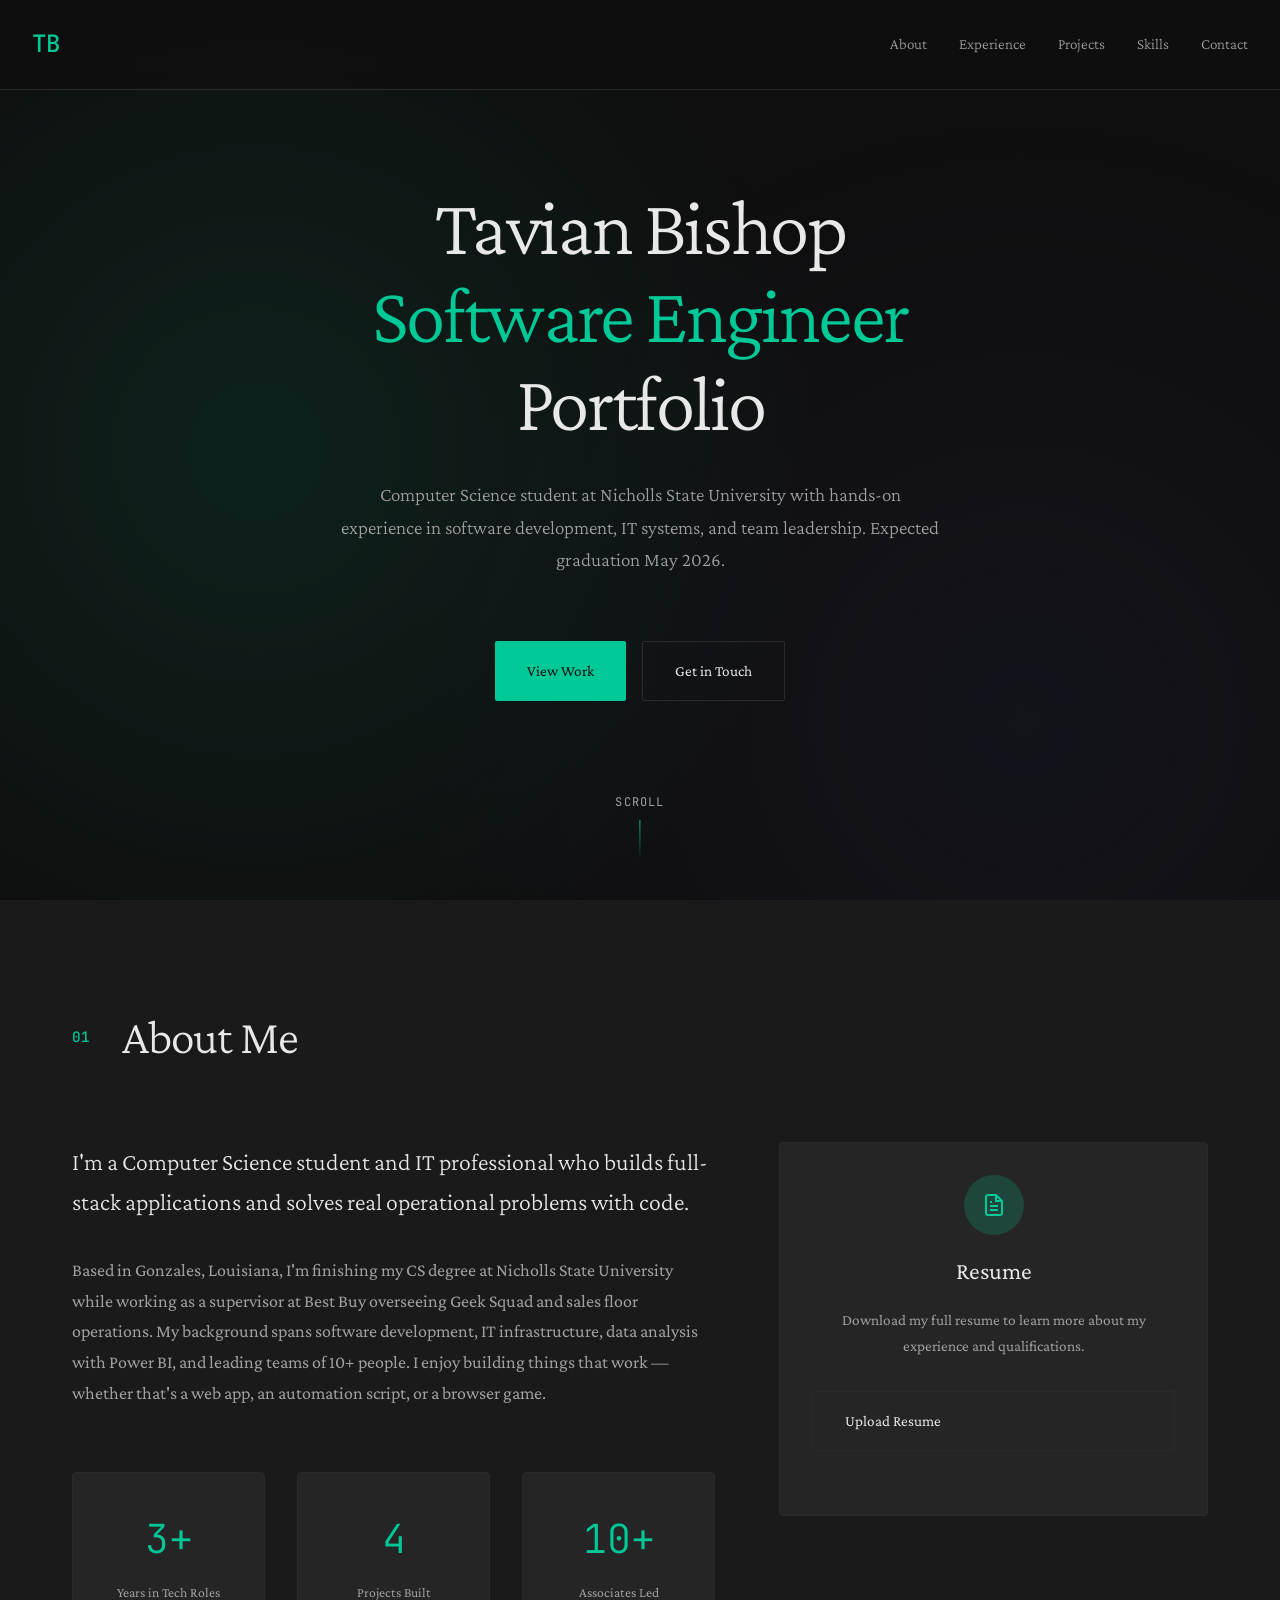
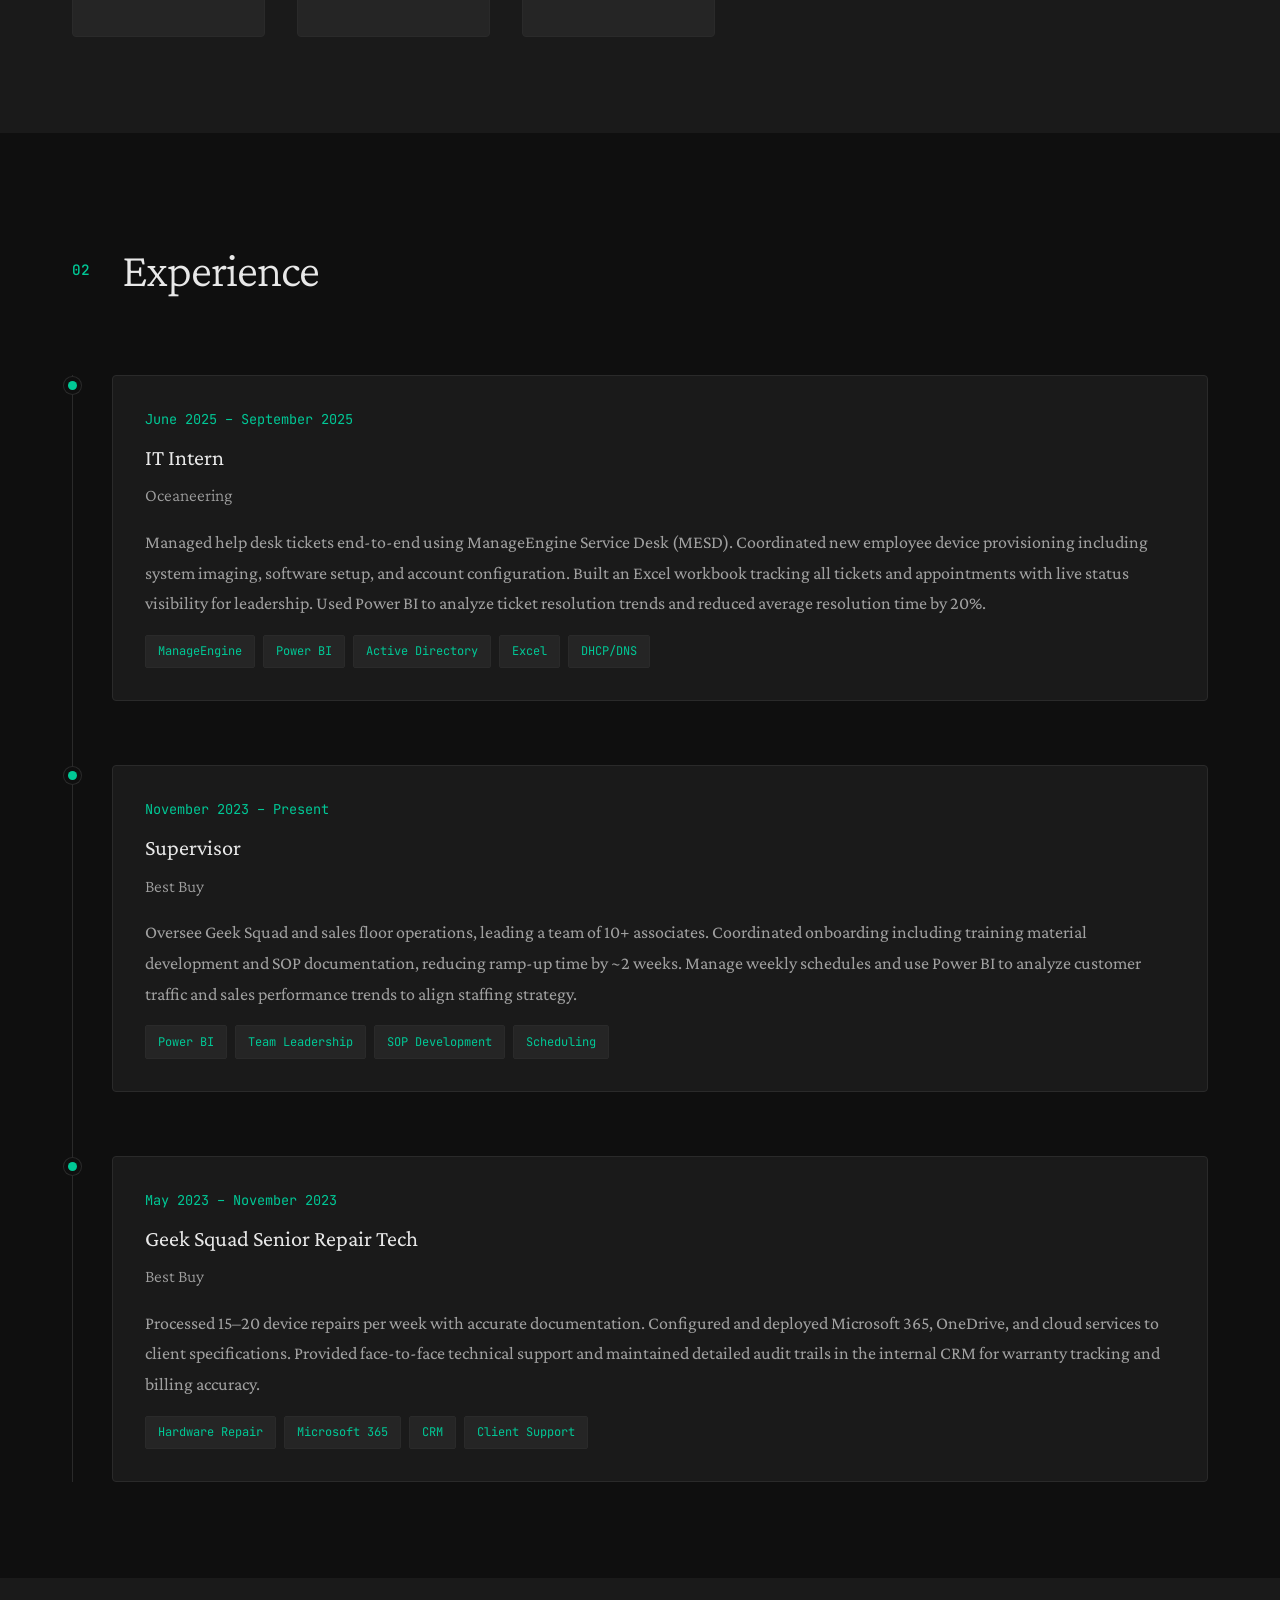
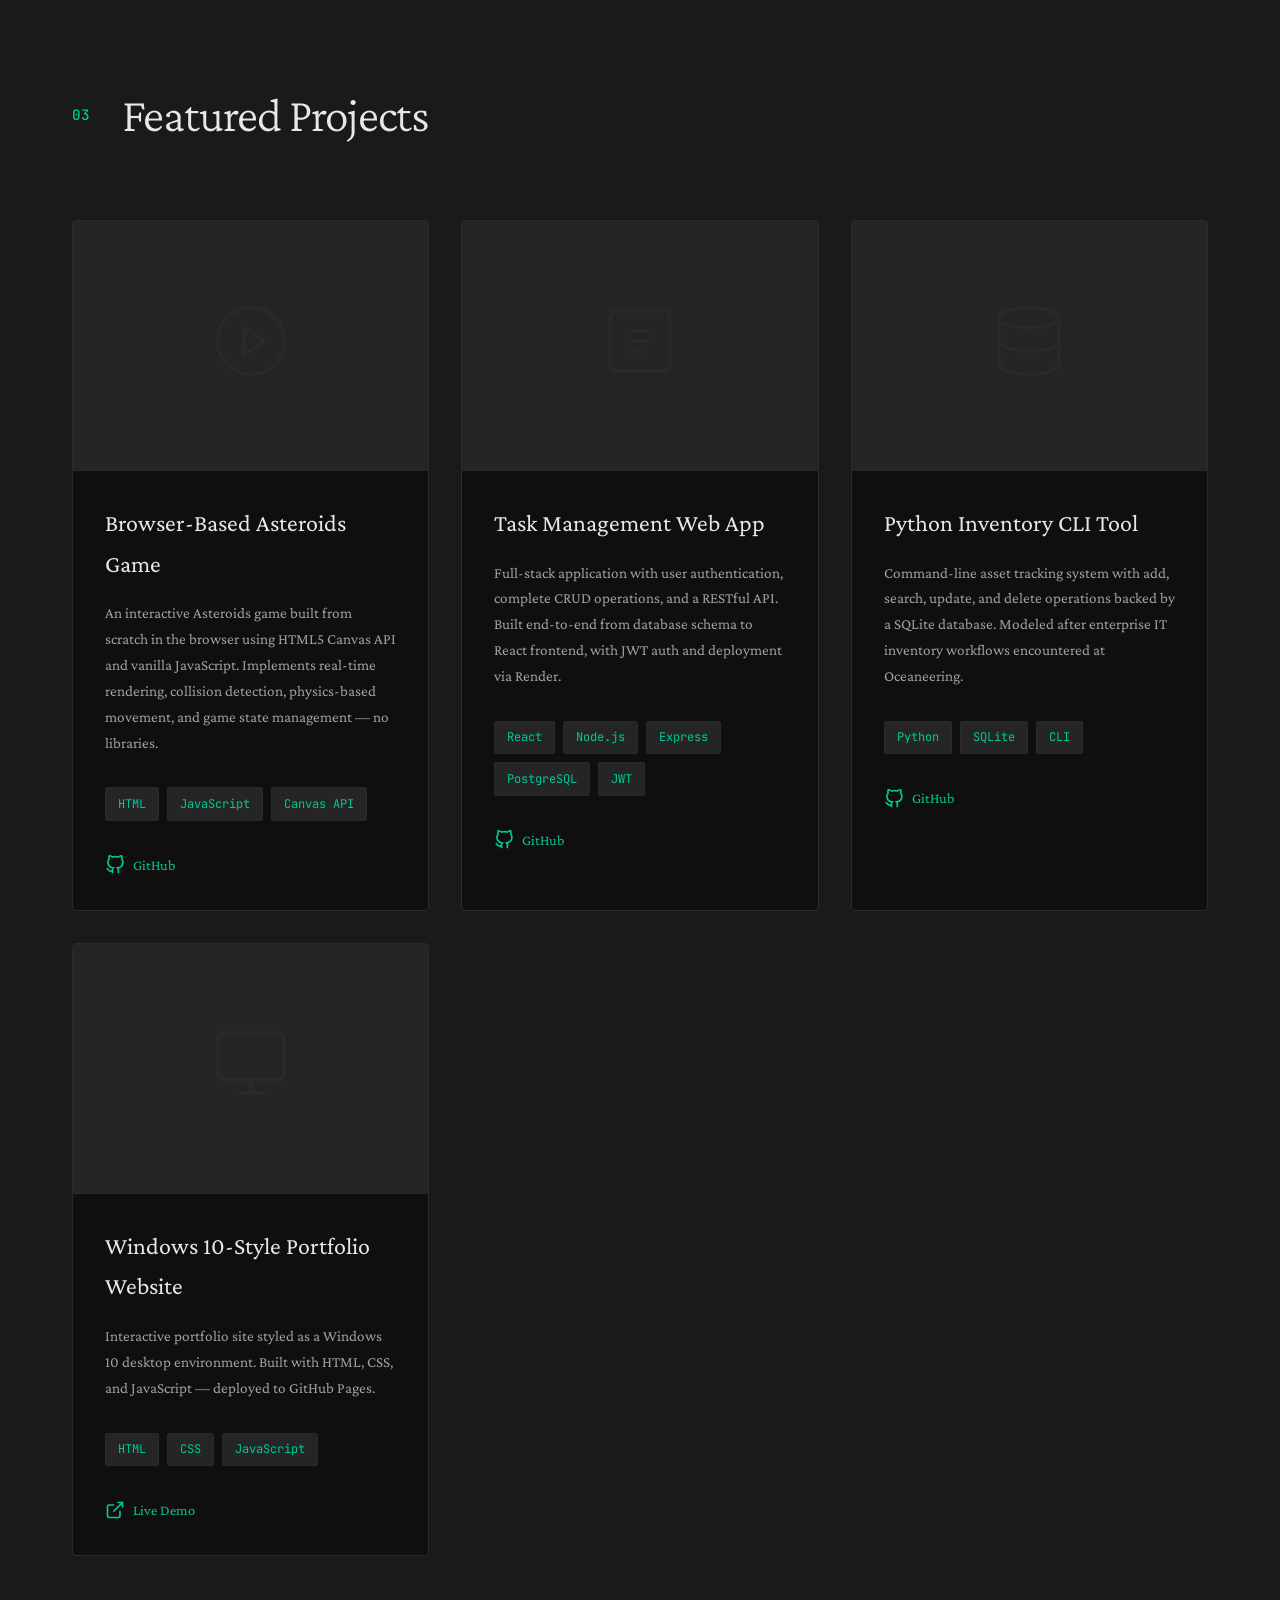
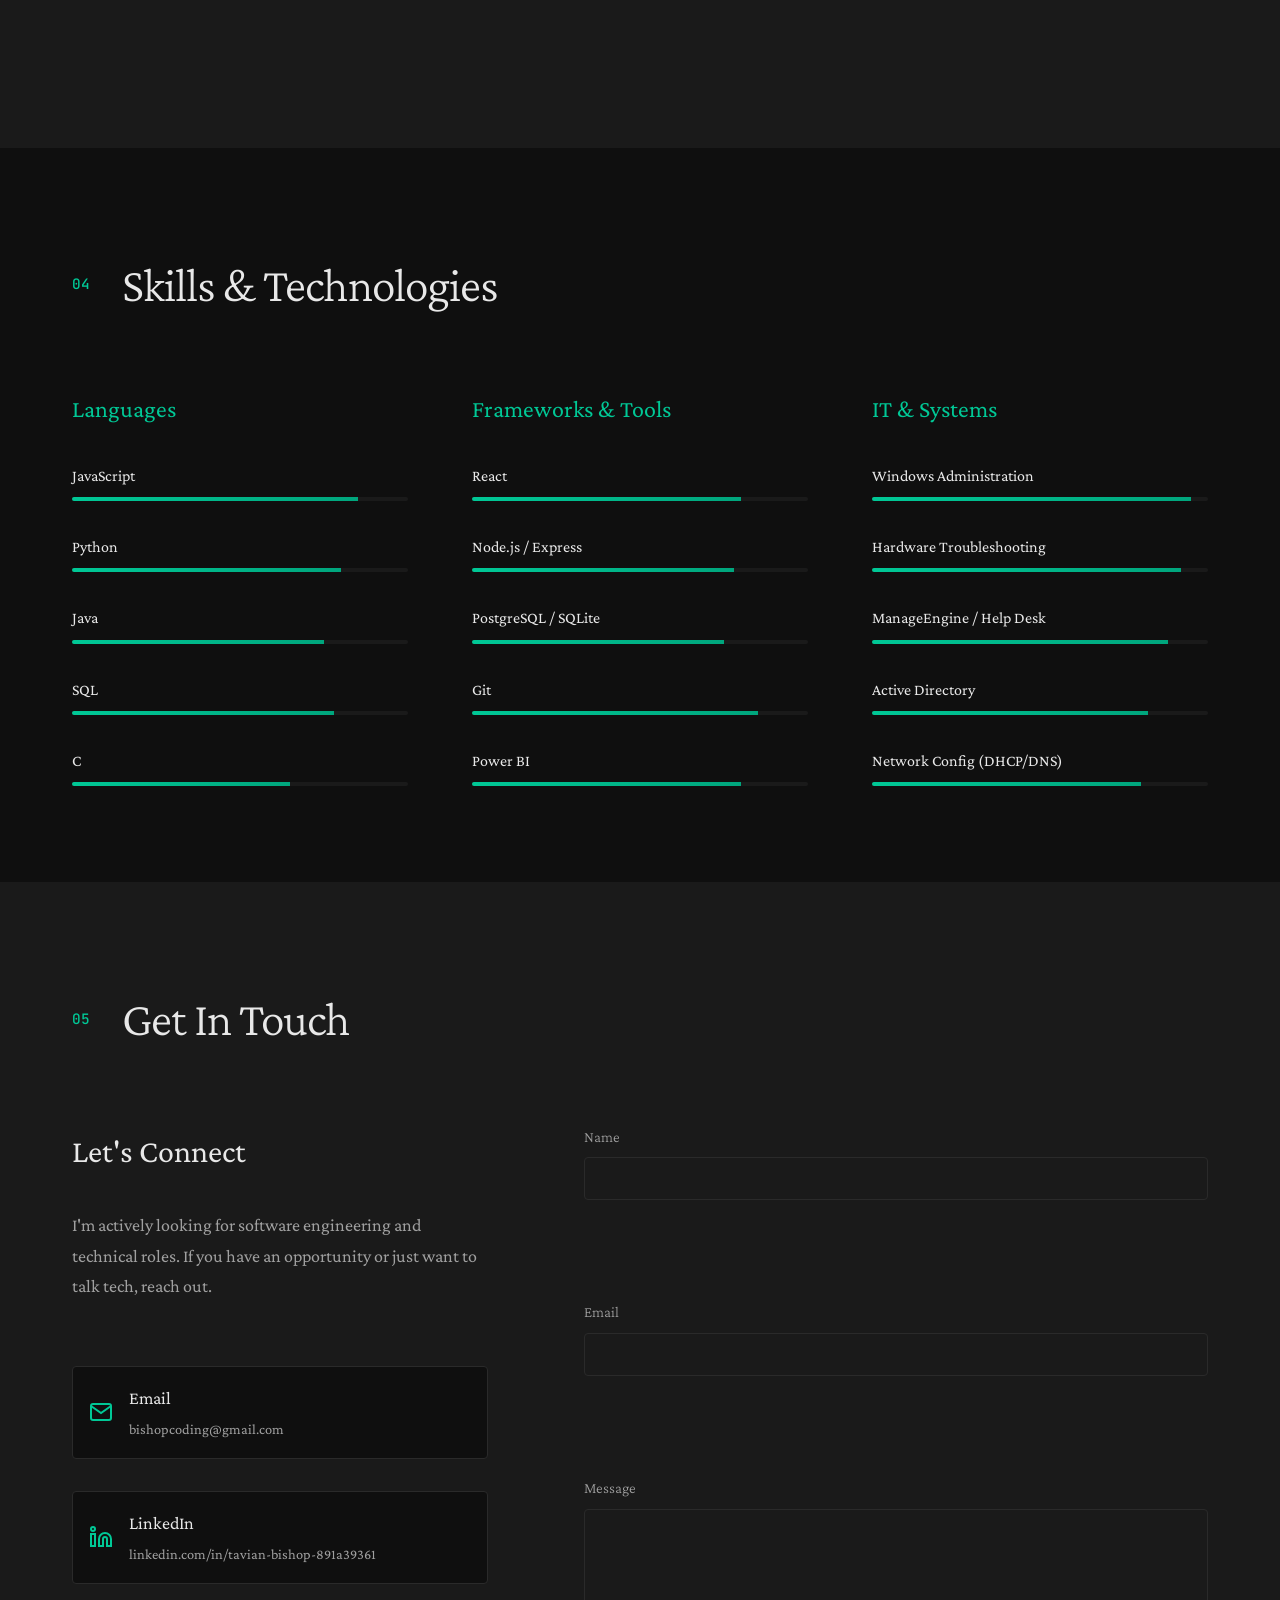
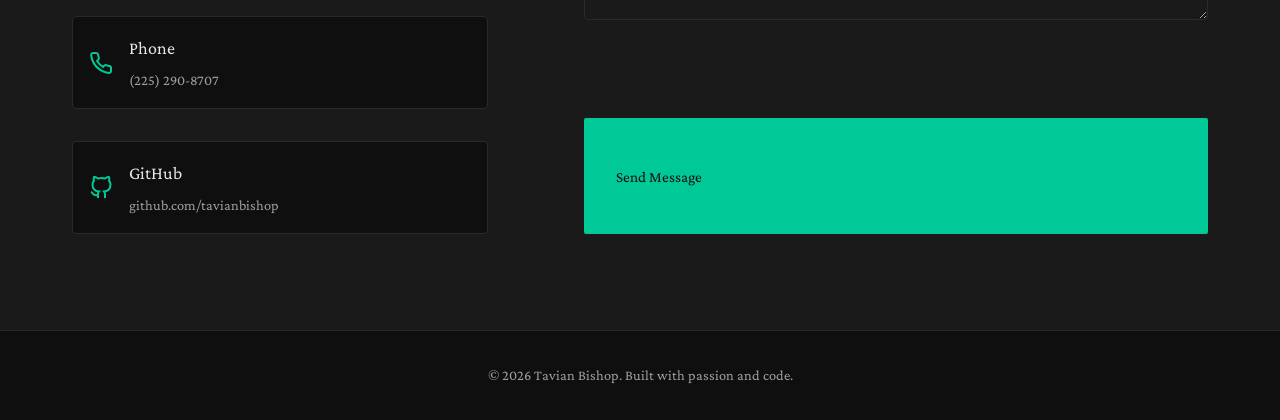
<file: index.html>
<!DOCTYPE html>
<html lang="en">
<head>
    <meta charset="UTF-8">
    <meta name="viewport" content="width=device-width, initial-scale=1.0">
    <title>Tavian Bishop - Software Engineer</title>
    <link rel="preconnect" href="https://fonts.googleapis.com">
    <link rel="preconnect" href="https://fonts.gstatic.com" crossorigin>
    <link href="https://fonts.googleapis.com/css2?family=Crimson+Pro:wght@300;400;600&family=JetBrains+Mono:wght@400;500&display=swap" rel="stylesheet">
    <link rel="stylesheet" href="styles.css">
</head>
<body>
    <!-- Navigation -->
    <nav class="nav">
        <div class="nav-container">
            <a href="#home" class="logo">TB</a>
            <div class="nav-links">
                <a href="#about" class="nav-link">About</a>
                <a href="#experience" class="nav-link">Experience</a>
                <a href="#projects" class="nav-link">Projects</a>
                <a href="#skills" class="nav-link">Skills</a>
                <a href="#contact" class="nav-link">Contact</a>
            </div>
            <button class="menu-toggle" aria-label="Toggle menu">
                <span></span>
                <span></span>
                <span></span>
            </button>
        </div>
    </nav>

    <!-- Hero Section -->
    <section id="home" class="hero">
        <div class="hero-background"></div>
        <div class="container">
            <div class="hero-content">
                <h1 class="hero-title">
                    <span class="line">Tavian Bishop</span>
                    <span class="line">Software Engineer</span>
                    <span class="line">Portfolio</span>
                </h1>
                <p class="hero-subtitle">Computer Science student at Nicholls State University with hands-on experience in software development, IT systems, and team leadership. Expected graduation May 2026.</p>
                <div class="hero-cta">
                    <a href="#projects" class="btn btn-primary">View Work</a>
                    <a href="#contact" class="btn btn-secondary">Get in Touch</a>
                </div>
            </div>
            <div class="scroll-indicator">
                <span>Scroll</span>
                <div class="scroll-line"></div>
            </div>
        </div>
    </section>

    <!-- About Section -->
    <section id="about" class="about">
        <div class="container">
            <div class="section-header">
                <span class="section-number">01</span>
                <h2 class="section-title">About Me</h2>
            </div>
            <div class="about-content">
                <div class="about-text">
                    <p class="lead">I'm a Computer Science student and IT professional who builds full-stack applications and solves real operational problems with code.</p>
                    <p>Based in Gonzales, Louisiana, I'm finishing my CS degree at Nicholls State University while working as a supervisor at Best Buy overseeing Geek Squad and sales floor operations. My background spans software development, IT infrastructure, data analysis with Power BI, and leading teams of 10+ people. I enjoy building things that work — whether that's a web app, an automation script, or a browser game.</p>
                    <div class="stats">
                        <div class="stat">
                            <div class="stat-number">3+</div>
                            <div class="stat-label">Years in Tech Roles</div>
                        </div>
                        <div class="stat">
                            <div class="stat-number">4</div>
                            <div class="stat-label">Projects Built</div>
                        </div>
                        <div class="stat">
                            <div class="stat-number">10+</div>
                            <div class="stat-label">Associates Led</div>
                        </div>
                    </div>
                </div>
                <div class="about-resume">
                    <div class="resume-card">
                        <div class="resume-icon">
                            <svg width="24" height="24" viewBox="0 0 24 24" fill="none" stroke="currentColor" stroke-width="2">
                                <path d="M14 2H6a2 2 0 0 0-2 2v16a2 2 0 0 0 2 2h12a2 2 0 0 0 2-2V8z"></path>
                                <polyline points="14 2 14 8 20 8"></polyline>
                                <line x1="16" y1="13" x2="8" y2="13"></line>
                                <line x1="16" y1="17" x2="8" y2="17"></line>
                                <polyline points="10 9 9 9 8 9"></polyline>
                            </svg>
                        </div>
                        <h3>Resume</h3>
                        <p>Download my full resume to learn more about my experience and qualifications.</p>
                        <input type="file" id="resume-upload" accept=".pdf" style="display: none;">
                        <label for="resume-upload" class="btn btn-outline upload-btn">Upload Resume</label>
                        <a href="#" id="resume-download" class="btn btn-outline" style="display: none;">Download Resume</a>
                        <span id="resume-filename" class="filename"></span>
                    </div>
                </div>
            </div>
        </div>
    </section>

    <!-- Experience Section -->
    <section id="experience" class="experience">
        <div class="container">
            <div class="section-header">
                <span class="section-number">02</span>
                <h2 class="section-title">Experience</h2>
            </div>
            <div class="timeline">

                <div class="timeline-item">
                    <div class="timeline-marker"></div>
                    <div class="timeline-content">
                        <span class="timeline-date">June 2025 – September 2025</span>
                        <h3>IT Intern</h3>
                        <h4>Oceaneering</h4>
                        <p>Managed help desk tickets end-to-end using ManageEngine Service Desk (MESD). Coordinated new employee device provisioning including system imaging, software setup, and account configuration. Built an Excel workbook tracking all tickets and appointments with live status visibility for leadership. Used Power BI to analyze ticket resolution trends and reduced average resolution time by 20%.</p>
                        <div class="tech-tags">
                            <span>ManageEngine</span>
                            <span>Power BI</span>
                            <span>Active Directory</span>
                            <span>Excel</span>
                            <span>DHCP/DNS</span>
                        </div>
                    </div>
                </div>

                <div class="timeline-item">
                    <div class="timeline-marker"></div>
                    <div class="timeline-content">
                        <span class="timeline-date">November 2023 – Present</span>
                        <h3>Supervisor</h3>
                        <h4>Best Buy</h4>
                        <p>Oversee Geek Squad and sales floor operations, leading a team of 10+ associates. Coordinated onboarding including training material development and SOP documentation, reducing ramp-up time by ~2 weeks. Manage weekly schedules and use Power BI to analyze customer traffic and sales performance trends to align staffing strategy.</p>
                        <div class="tech-tags">
                            <span>Power BI</span>
                            <span>Team Leadership</span>
                            <span>SOP Development</span>
                            <span>Scheduling</span>
                        </div>
                    </div>
                </div>

                <div class="timeline-item">
                    <div class="timeline-marker"></div>
                    <div class="timeline-content">
                        <span class="timeline-date">May 2023 – November 2023</span>
                        <h3>Geek Squad Senior Repair Tech</h3>
                        <h4>Best Buy</h4>
                        <p>Processed 15–20 device repairs per week with accurate documentation. Configured and deployed Microsoft 365, OneDrive, and cloud services to client specifications. Provided face-to-face technical support and maintained detailed audit trails in the internal CRM for warranty tracking and billing accuracy.</p>
                        <div class="tech-tags">
                            <span>Hardware Repair</span>
                            <span>Microsoft 365</span>
                            <span>CRM</span>
                            <span>Client Support</span>
                        </div>
                    </div>
                </div>

            </div>
        </div>
    </section>

    <!-- Projects Section -->
    <section id="projects" class="projects">
        <div class="container">
            <div class="section-header">
                <span class="section-number">03</span>
                <h2 class="section-title">Featured Projects</h2>
            </div>
            <div class="projects-grid" id="projects-grid">

                <div class="project-card">
                    <div class="project-image">
                        <div class="project-placeholder">
                            <svg width="80" height="80" viewBox="0 0 24 24" fill="none" stroke="currentColor" stroke-width="1">
                                <circle cx="12" cy="12" r="10"></circle>
                                <polygon points="10 8 16 12 10 16 10 8"></polygon>
                            </svg>
                        </div>
                    </div>
                    <div class="project-content">
                        <h3>Browser-Based Asteroids Game</h3>
                        <p>An interactive Asteroids game built from scratch in the browser using HTML5 Canvas API and vanilla JavaScript. Implements real-time rendering, collision detection, physics-based movement, and game state management — no libraries.</p>
                        <div class="tech-tags">
                            <span>HTML</span>
                            <span>JavaScript</span>
                            <span>Canvas API</span>
                        </div>
                        <div class="project-links">
                            <a href="https://github.com/tavianbishop" target="_blank" class="project-link">
                                <svg width="20" height="20" viewBox="0 0 24 24" fill="none" stroke="currentColor" stroke-width="2">
                                    <path d="M9 19c-5 1.5-5-2.5-7-3m14 6v-3.87a3.37 3.37 0 0 0-.94-2.61c3.14-.35 6.44-1.54 6.44-7A5.44 5.44 0 0 0 20 4.77 5.07 5.07 0 0 0 19.91 1S18.73.65 16 2.48a13.38 13.38 0 0 0-7 0C6.27.65 5.09 1 5.09 1A5.07 5.07 0 0 0 5 4.77a5.44 5.44 0 0 0-1.5 3.78c0 5.42 3.3 6.61 6.44 7A3.37 3.37 0 0 0 9 18.13V22"></path>
                                </svg>
                                GitHub
                            </a>
                        </div>
                    </div>
                </div>

                <div class="project-card">
                    <div class="project-image">
                        <div class="project-placeholder">
                            <svg width="80" height="80" viewBox="0 0 24 24" fill="none" stroke="currentColor" stroke-width="1">
                                <rect x="3" y="3" width="18" height="18" rx="2"></rect>
                                <path d="M9 9h6M9 12h6M9 15h4"></path>
                            </svg>
                        </div>
                    </div>
                    <div class="project-content">
                        <h3>Task Management Web App</h3>
                        <p>Full-stack application with user authentication, complete CRUD operations, and a RESTful API. Built end-to-end from database schema to React frontend, with JWT auth and deployment via Render.</p>
                        <div class="tech-tags">
                            <span>React</span>
                            <span>Node.js</span>
                            <span>Express</span>
                            <span>PostgreSQL</span>
                            <span>JWT</span>
                        </div>
                        <div class="project-links">
                            <a href="https://github.com/tavianbishop" target="_blank" class="project-link">
                                <svg width="20" height="20" viewBox="0 0 24 24" fill="none" stroke="currentColor" stroke-width="2">
                                    <path d="M9 19c-5 1.5-5-2.5-7-3m14 6v-3.87a3.37 3.37 0 0 0-.94-2.61c3.14-.35 6.44-1.54 6.44-7A5.44 5.44 0 0 0 20 4.77 5.07 5.07 0 0 0 19.91 1S18.73.65 16 2.48a13.38 13.38 0 0 0-7 0C6.27.65 5.09 1 5.09 1A5.07 5.07 0 0 0 5 4.77a5.44 5.44 0 0 0-1.5 3.78c0 5.42 3.3 6.61 6.44 7A3.37 3.37 0 0 0 9 18.13V22"></path>
                                </svg>
                                GitHub
                            </a>
                        </div>
                    </div>
                </div>

                <div class="project-card">
                    <div class="project-image">
                        <div class="project-placeholder">
                            <svg width="80" height="80" viewBox="0 0 24 24" fill="none" stroke="currentColor" stroke-width="1">
                                <ellipse cx="12" cy="5" rx="9" ry="3"></ellipse>
                                <path d="M21 12c0 1.66-4 3-9 3s-9-1.34-9-3"></path>
                                <path d="M3 5v14c0 1.66 4 3 9 3s9-1.34 9-3V5"></path>
                            </svg>
                        </div>
                    </div>
                    <div class="project-content">
                        <h3>Python Inventory CLI Tool</h3>
                        <p>Command-line asset tracking system with add, search, update, and delete operations backed by a SQLite database. Modeled after enterprise IT inventory workflows encountered at Oceaneering.</p>
                        <div class="tech-tags">
                            <span>Python</span>
                            <span>SQLite</span>
                            <span>CLI</span>
                        </div>
                        <div class="project-links">
                            <a href="https://github.com/tavianbishop" target="_blank" class="project-link">
                                <svg width="20" height="20" viewBox="0 0 24 24" fill="none" stroke="currentColor" stroke-width="2">
                                    <path d="M9 19c-5 1.5-5-2.5-7-3m14 6v-3.87a3.37 3.37 0 0 0-.94-2.61c3.14-.35 6.44-1.54 6.44-7A5.44 5.44 0 0 0 20 4.77 5.07 5.07 0 0 0 19.91 1S18.73.65 16 2.48a13.38 13.38 0 0 0-7 0C6.27.65 5.09 1 5.09 1A5.07 5.07 0 0 0 5 4.77a5.44 5.44 0 0 0-1.5 3.78c0 5.42 3.3 6.61 6.44 7A3.37 3.37 0 0 0 9 18.13V22"></path>
                                </svg>
                                GitHub
                            </a>
                        </div>
                    </div>
                </div>

                <div class="project-card">
                    <div class="project-image">
                        <div class="project-placeholder">
                            <svg width="80" height="80" viewBox="0 0 24 24" fill="none" stroke="currentColor" stroke-width="1">
                                <rect x="2" y="3" width="20" height="14" rx="2"></rect>
                                <path d="M8 21h8M12 17v4"></path>
                            </svg>
                        </div>
                    </div>
                    <div class="project-content">
                        <h3>Windows 10-Style Portfolio Website</h3>
                        <p>Interactive portfolio site styled as a Windows 10 desktop environment. Built with HTML, CSS, and JavaScript — deployed to GitHub Pages.</p>
                        <div class="tech-tags">
                            <span>HTML</span>
                            <span>CSS</span>
                            <span>JavaScript</span>
                        </div>
                        <div class="project-links">
                            <a href="https://tavianbishop.github.io/" target="_blank" class="project-link">
                                <svg width="20" height="20" viewBox="0 0 24 24" fill="none" stroke="currentColor" stroke-width="2">
                                    <path d="M18 13v6a2 2 0 0 1-2 2H5a2 2 0 0 1-2-2V8a2 2 0 0 1 2-2h6"></path>
                                    <polyline points="15 3 21 3 21 9"></polyline>
                                    <line x1="10" y1="14" x2="21" y2="3"></line>
                                </svg>
                                Live Demo
                            </a>
                        </div>
                    </div>
                </div>

            </div>
        </div>
    </section>

    <!-- Skills Section -->
    <section id="skills" class="skills">
        <div class="container">
            <div class="section-header">
                <span class="section-number">04</span>
                <h2 class="section-title">Skills & Technologies</h2>
            </div>
            <div class="skills-grid">
                <div class="skill-category">
                    <h3>Languages</h3>
                    <div class="skill-list">
                        <div class="skill-item">
                            <span class="skill-name">JavaScript</span>
                            <div class="skill-bar"><div class="skill-progress" style="width: 85%"></div></div>
                        </div>
                        <div class="skill-item">
                            <span class="skill-name">Python</span>
                            <div class="skill-bar"><div class="skill-progress" style="width: 80%"></div></div>
                        </div>
                        <div class="skill-item">
                            <span class="skill-name">Java</span>
                            <div class="skill-bar"><div class="skill-progress" style="width: 75%"></div></div>
                        </div>
                        <div class="skill-item">
                            <span class="skill-name">SQL</span>
                            <div class="skill-bar"><div class="skill-progress" style="width: 78%"></div></div>
                        </div>
                        <div class="skill-item">
                            <span class="skill-name">C</span>
                            <div class="skill-bar"><div class="skill-progress" style="width: 65%"></div></div>
                        </div>
                    </div>
                </div>

                <div class="skill-category">
                    <h3>Frameworks & Tools</h3>
                    <div class="skill-list">
                        <div class="skill-item">
                            <span class="skill-name">React</span>
                            <div class="skill-bar"><div class="skill-progress" style="width: 80%"></div></div>
                        </div>
                        <div class="skill-item">
                            <span class="skill-name">Node.js / Express</span>
                            <div class="skill-bar"><div class="skill-progress" style="width: 78%"></div></div>
                        </div>
                        <div class="skill-item">
                            <span class="skill-name">PostgreSQL / SQLite</span>
                            <div class="skill-bar"><div class="skill-progress" style="width: 75%"></div></div>
                        </div>
                        <div class="skill-item">
                            <span class="skill-name">Git</span>
                            <div class="skill-bar"><div class="skill-progress" style="width: 85%"></div></div>
                        </div>
                        <div class="skill-item">
                            <span class="skill-name">Power BI</span>
                            <div class="skill-bar"><div class="skill-progress" style="width: 80%"></div></div>
                        </div>
                    </div>
                </div>

                <div class="skill-category">
                    <h3>IT & Systems</h3>
                    <div class="skill-list">
                        <div class="skill-item">
                            <span class="skill-name">Windows Administration</span>
                            <div class="skill-bar"><div class="skill-progress" style="width: 95%"></div></div>
                        </div>
                        <div class="skill-item">
                            <span class="skill-name">Hardware Troubleshooting</span>
                            <div class="skill-bar"><div class="skill-progress" style="width: 92%"></div></div>
                        </div>
                        <div class="skill-item">
                            <span class="skill-name">ManageEngine / Help Desk</span>
                            <div class="skill-bar"><div class="skill-progress" style="width: 88%"></div></div>
                        </div>
                        <div class="skill-item">
                            <span class="skill-name">Active Directory</span>
                            <div class="skill-bar"><div class="skill-progress" style="width: 82%"></div></div>
                        </div>
                        <div class="skill-item">
                            <span class="skill-name">Network Config (DHCP/DNS)</span>
                            <div class="skill-bar"><div class="skill-progress" style="width: 80%"></div></div>
                        </div>
                    </div>
                </div>
            </div>
        </div>
    </section>

    <!-- Contact Section -->
    <section id="contact" class="contact">
        <div class="container">
            <div class="section-header">
                <span class="section-number">05</span>
                <h2 class="section-title">Get In Touch</h2>
            </div>
            <div class="contact-content">
                <div class="contact-info">
                    <h3>Let's Connect</h3>
                    <p>I'm actively looking for software engineering and technical roles. If you have an opportunity or just want to talk tech, reach out.</p>
                    <div class="contact-methods">
                        <a href="mailto:bishopcoding@gmail.com" class="contact-method">
                            <svg width="24" height="24" viewBox="0 0 24 24" fill="none" stroke="currentColor" stroke-width="2">
                                <path d="M4 4h16c1.1 0 2 .9 2 2v12c0 1.1-.9 2-2 2H4c-1.1 0-2-.9-2-2V6c0-1.1.9-2 2-2z"></path>
                                <polyline points="22,6 12,13 2,6"></polyline>
                            </svg>
                            <div>
                                <strong>Email</strong>
                                <span>bishopcoding@gmail.com</span>
                            </div>
                        </a>
                        <a href="https://www.linkedin.com/in/tavian-bishop-891a39361" target="_blank" class="contact-method">
                            <svg width="24" height="24" viewBox="0 0 24 24" fill="none" stroke="currentColor" stroke-width="2">
                                <path d="M16 8a6 6 0 0 1 6 6v7h-4v-7a2 2 0 0 0-2-2 2 2 0 0 0-2 2v7h-4v-7a6 6 0 0 1 6-6z"></path>
                                <rect x="2" y="9" width="4" height="12"></rect>
                                <circle cx="4" cy="4" r="2"></circle>
                            </svg>
                            <div>
                                <strong>LinkedIn</strong>
                                <span>linkedin.com/in/tavian-bishop-891a39361</span>
                            </div>
                        </a>
                        <a href="tel:+12252908707" class="contact-method">
                            <svg width="24" height="24" viewBox="0 0 24 24" fill="none" stroke="currentColor" stroke-width="2">
                                <path d="M22 16.92v3a2 2 0 0 1-2.18 2 19.79 19.79 0 0 1-8.63-3.07 19.5 19.5 0 0 1-6-6 19.79 19.79 0 0 1-3.07-8.67A2 2 0 0 1 4.11 2h3a2 2 0 0 1 2 1.72 12.84 12.84 0 0 0 .7 2.81 2 2 0 0 1-.45 2.11L8.09 9.91a16 16 0 0 0 6 6l1.27-1.27a2 2 0 0 1 2.11-.45 12.84 12.84 0 0 0 2.81.7A2 2 0 0 1 22 16.92z"></path>
                            </svg>
                            <div>
                                <strong>Phone</strong>
                                <span>(225) 290-8707</span>
                            </div>
                        </a>
                        <a href="https://github.com/tavianbishop" target="_blank" class="contact-method">
                            <svg width="24" height="24" viewBox="0 0 24 24" fill="none" stroke="currentColor" stroke-width="2">
                                <path d="M9 19c-5 1.5-5-2.5-7-3m14 6v-3.87a3.37 3.37 0 0 0-.94-2.61c3.14-.35 6.44-1.54 6.44-7A5.44 5.44 0 0 0 20 4.77 5.07 5.07 0 0 0 19.91 1S18.73.65 16 2.48a13.38 13.38 0 0 0-7 0C6.27.65 5.09 1 5.09 1A5.07 5.07 0 0 0 5 4.77a5.44 5.44 0 0 0-1.5 3.78c0 5.42 3.3 6.61 6.44 7A3.37 3.37 0 0 0 9 18.13V22"></path>
                            </svg>
                            <div>
                                <strong>GitHub</strong>
                                <span>github.com/tavianbishop</span>
                            </div>
                        </a>
                    </div>
                </div>
                <form id="contact-form" class="contact-form">
                    <div class="form-group">
                        <label for="name">Name</label>
                        <input type="text" id="name" required>
                    </div>
                    <div class="form-group">
                        <label for="email">Email</label>
                        <input type="email" id="email" required>
                    </div>
                    <div class="form-group">
                        <label for="message">Message</label>
                        <textarea id="message" rows="5" required></textarea>
                    </div>
                    <button type="submit" class="btn btn-primary">Send Message</button>
                </form>
            </div>
        </div>
    </section>

    <!-- Footer -->
    <footer class="footer">
        <div class="container">
            <p>&copy; 2026 Tavian Bishop. Built with passion and code.</p>
        </div>
    </footer>

    <script src="script.js"></script>
</body>
</html>
</html>
</file>
<file: styles.css>
:root {
    --color-bg: #0f0f0f;
    --color-surface: #1a1a1a;
    --color-surface-light: #252525;
    --color-text: #e8e8e8;
    --color-text-muted: #a0a0a0;
    --color-accent: #00c896;
    --color-accent-dark: #00a67d;
    --color-accent-glow: rgba(0, 200, 150, 0.2);
    --color-border: #2a2a2a;
    
    --font-display: 'Crimson Pro', serif;
    --font-mono: 'JetBrains Mono', monospace;
    
    --spacing-xs: 0.5rem;
    --spacing-sm: 1rem;
    --spacing-md: 2rem;
    --spacing-lg: 4rem;
    --spacing-xl: 6rem;
    
    --transition: all 0.3s cubic-bezier(0.4, 0, 0.2, 1);
}

* {
    margin: 0;
    padding: 0;
    box-sizing: border-box;
}

html {
    scroll-behavior: smooth;
}

body {
    font-family: var(--font-display);
    font-size: 18px;
    line-height: 1.7;
    color: var(--color-text);
    background-color: var(--color-bg);
    overflow-x: hidden;
}

.container {
    max-width: 1200px;
    margin: 0 auto;
    padding: 0 var(--spacing-md);
}

/* Navigation */
.nav {
    position: fixed;
    top: 0;
    left: 0;
    right: 0;
    z-index: 1000;
    background: rgba(15, 15, 15, 0.9);
    backdrop-filter: blur(10px);
    border-bottom: 1px solid var(--color-border);
}

.nav-container {
    max-width: 1400px;
    margin: 0 auto;
    padding: 1.5rem var(--spacing-md);
    display: flex;
    justify-content: space-between;
    align-items: center;
}

.logo {
    font-family: var(--font-mono);
    font-size: 1.5rem;
    font-weight: 500;
    color: var(--color-accent);
    text-decoration: none;
    letter-spacing: -0.02em;
}

.nav-links {
    display: flex;
    gap: var(--spacing-md);
}

.nav-link {
    color: var(--color-text-muted);
    text-decoration: none;
    font-size: 0.95rem;
    font-weight: 300;
    transition: var(--transition);
    position: relative;
}

.nav-link::after {
    content: '';
    position: absolute;
    bottom: -4px;
    left: 0;
    width: 0;
    height: 1px;
    background: var(--color-accent);
    transition: var(--transition);
}

.nav-link:hover {
    color: var(--color-text);
}

.nav-link:hover::after {
    width: 100%;
}

.menu-toggle {
    display: none;
    flex-direction: column;
    gap: 5px;
    background: none;
    border: none;
    cursor: pointer;
    padding: 5px;
}

.menu-toggle span {
    width: 25px;
    height: 2px;
    background: var(--color-text);
    transition: var(--transition);
}

/* Hero Section */
.hero {
    min-height: 100vh;
    display: flex;
    align-items: center;
    justify-content: center;
    position: relative;
    padding-top: 80px;
}

.hero-background {
    position: absolute;
    inset: 0;
    background: 
        radial-gradient(circle at 20% 50%, var(--color-accent-glow) 0%, transparent 50%),
        radial-gradient(circle at 80% 80%, rgba(100, 100, 255, 0.1) 0%, transparent 50%);
    opacity: 0.5;
    animation: pulse 8s ease-in-out infinite;
}

@keyframes pulse {
    0%, 100% { opacity: 0.5; }
    50% { opacity: 0.3; }
}

.hero-content {
    position: relative;
    z-index: 1;
    text-align: center;
    max-width: 900px;
}

.hero-title {
    font-size: clamp(2.5rem, 8vw, 5rem);
    font-weight: 300;
    line-height: 1.1;
    margin-bottom: var(--spacing-md);
    letter-spacing: -0.03em;
}

.hero-title .line {
    display: block;
    opacity: 0;
    animation: fadeInUp 0.8s ease forwards;
}

.hero-title .line:nth-child(1) {
    animation-delay: 0.1s;
}

.hero-title .line:nth-child(2) {
    animation-delay: 0.3s;
    color: var(--color-accent);
}

.hero-title .line:nth-child(3) {
    animation-delay: 0.5s;
}

@keyframes fadeInUp {
    from {
        opacity: 0;
        transform: translateY(30px);
    }
    to {
        opacity: 1;
        transform: translateY(0);
    }
}

.hero-subtitle {
    font-size: 1.2rem;
    color: var(--color-text-muted);
    max-width: 600px;
    margin: 0 auto var(--spacing-lg);
    font-weight: 300;
    opacity: 0;
    animation: fadeInUp 0.8s ease 0.7s forwards;
}

.hero-cta {
    display: flex;
    gap: var(--spacing-sm);
    justify-content: center;
    opacity: 0;
    animation: fadeInUp 0.8s ease 0.9s forwards;
}

.btn {
    display: inline-flex;
    align-items: center;
    gap: 0.5rem;
    padding: 1rem 2rem;
    text-decoration: none;
    font-size: 0.95rem;
    font-weight: 400;
    border-radius: 2px;
    transition: var(--transition);
    cursor: pointer;
    border: none;
    font-family: var(--font-display);
}

.btn-primary {
    background: var(--color-accent);
    color: var(--color-bg);
}

.btn-primary:hover {
    background: var(--color-accent-dark);
    box-shadow: 0 0 20px var(--color-accent-glow);
}

.btn-secondary {
    background: transparent;
    color: var(--color-text);
    border: 1px solid var(--color-border);
}

.btn-secondary:hover {
    border-color: var(--color-accent);
    color: var(--color-accent);
}

.btn-outline {
    background: transparent;
    color: var(--color-text);
    border: 1px solid var(--color-border);
}

.btn-outline:hover {
    background: var(--color-surface-light);
    border-color: var(--color-accent);
}

.scroll-indicator {
    position: absolute;
    bottom: 40px;
    left: 50%;
    transform: translateX(-50%);
    display: flex;
    flex-direction: column;
    align-items: center;
    gap: 0.5rem;
    color: var(--color-text-muted);
    font-size: 0.75rem;
    font-family: var(--font-mono);
    letter-spacing: 0.1em;
    text-transform: uppercase;
}

.scroll-line {
    width: 1px;
    height: 40px;
    background: linear-gradient(to bottom, var(--color-accent), transparent);
    animation: scrollAnimation 2s ease-in-out infinite;
}

@keyframes scrollAnimation {
    0%, 100% {
        transform: translateY(0);
        opacity: 0;
    }
    50% {
        opacity: 1;
    }
    100% {
        transform: translateY(20px);
        opacity: 0;
    }
}

/* Section Styles */
section {
    padding: var(--spacing-xl) 0;
}

.section-header {
    display: flex;
    align-items: center;
    gap: var(--spacing-md);
    margin-bottom: var(--spacing-lg);
}

.section-number {
    font-family: var(--font-mono);
    font-size: 0.9rem;
    color: var(--color-accent);
    font-weight: 500;
}

.section-title {
    font-size: clamp(2rem, 5vw, 3rem);
    font-weight: 300;
    letter-spacing: -0.02em;
}

/* About Section */
.about {
    background: var(--color-surface);
}

.about-content {
    display: grid;
    grid-template-columns: 1.5fr 1fr;
    gap: var(--spacing-lg);
}

.about-text .lead {
    font-size: 1.5rem;
    font-weight: 300;
    margin-bottom: var(--spacing-md);
    color: var(--color-text);
}

.about-text p {
    color: var(--color-text-muted);
    margin-bottom: var(--spacing-md);
}

.stats {
    display: grid;
    grid-template-columns: repeat(3, 1fr);
    gap: var(--spacing-md);
    margin-top: var(--spacing-lg);
}

.stat {
    text-align: center;
    padding: var(--spacing-md);
    background: var(--color-surface-light);
    border: 1px solid var(--color-border);
    border-radius: 4px;
    transition: var(--transition);
}

.stat:hover {
    border-color: var(--color-accent);
    transform: translateY(-4px);
}

.stat-number {
    font-size: 2.5rem;
    font-weight: 300;
    color: var(--color-accent);
    font-family: var(--font-mono);
}

.stat-label {
    font-size: 0.85rem;
    color: var(--color-text-muted);
    margin-top: 0.5rem;
}

.resume-card {
    background: var(--color-surface-light);
    border: 1px solid var(--color-border);
    padding: var(--spacing-md);
    border-radius: 4px;
    text-align: center;
}

.resume-icon {
    width: 60px;
    height: 60px;
    margin: 0 auto var(--spacing-sm);
    display: flex;
    align-items: center;
    justify-content: center;
    background: var(--color-accent-glow);
    border-radius: 50%;
    color: var(--color-accent);
}

.resume-card h3 {
    font-size: 1.5rem;
    font-weight: 400;
    margin-bottom: var(--spacing-sm);
}

.resume-card p {
    color: var(--color-text-muted);
    font-size: 0.95rem;
    margin-bottom: var(--spacing-md);
}

.upload-btn,
#resume-download {
    width: 100%;
    margin-bottom: var(--spacing-sm);
}

.filename {
    display: block;
    color: var(--color-accent);
    font-size: 0.9rem;
    margin-top: var(--spacing-sm);
    font-family: var(--font-mono);
}

/* Timeline */
.timeline {
    position: relative;
    padding-left: 40px;
}

.timeline::before {
    content: '';
    position: absolute;
    left: 0;
    top: 0;
    bottom: 0;
    width: 1px;
    background: var(--color-border);
}

.timeline-item {
    position: relative;
    padding-bottom: var(--spacing-lg);
}

.timeline-item:last-child {
    padding-bottom: 0;
}

.timeline-marker {
    position: absolute;
    left: -44px;
    top: 6px;
    width: 9px;
    height: 9px;
    border-radius: 50%;
    background: var(--color-accent);
    box-shadow: 0 0 0 4px var(--color-bg), 0 0 0 5px var(--color-border);
}

.timeline-content {
    background: var(--color-surface);
    padding: var(--spacing-md);
    border: 1px solid var(--color-border);
    border-radius: 4px;
    transition: var(--transition);
}

.timeline-content:hover {
    border-color: var(--color-accent);
    transform: translateX(4px);
}

.timeline-date {
    font-family: var(--font-mono);
    font-size: 0.85rem;
    color: var(--color-accent);
    display: block;
    margin-bottom: 0.5rem;
}

.timeline-content h3 {
    font-size: 1.4rem;
    font-weight: 400;
    margin-bottom: 0.25rem;
}

.timeline-content h4 {
    font-size: 1.1rem;
    font-weight: 300;
    color: var(--color-text-muted);
    margin-bottom: var(--spacing-sm);
}

.timeline-content p {
    color: var(--color-text-muted);
    margin-bottom: var(--spacing-sm);
}

.tech-tags {
    display: flex;
    flex-wrap: wrap;
    gap: 0.5rem;
    margin-top: var(--spacing-sm);
}

.tech-tags span {
    font-family: var(--font-mono);
    font-size: 0.75rem;
    padding: 0.35rem 0.75rem;
    background: var(--color-surface-light);
    color: var(--color-accent);
    border: 1px solid var(--color-border);
    border-radius: 2px;
}

/* Projects Section */
.projects {
    background: var(--color-surface);
}

.projects-grid {
    display: grid;
    grid-template-columns: repeat(auto-fit, minmax(350px, 1fr));
    gap: var(--spacing-md);
    margin-bottom: var(--spacing-xl);
}

.project-card {
    background: var(--color-bg);
    border: 1px solid var(--color-border);
    border-radius: 4px;
    overflow: hidden;
    transition: var(--transition);
}

.project-card:hover {
    border-color: var(--color-accent);
    transform: translateY(-8px);
}

.project-image {
    width: 100%;
    height: 250px;
    background: var(--color-surface-light);
    display: flex;
    align-items: center;
    justify-content: center;
    border-bottom: 1px solid var(--color-border);
}

.project-placeholder {
    color: var(--color-border);
}

.project-content {
    padding: var(--spacing-md);
}

.project-content h3 {
    font-size: 1.5rem;
    font-weight: 400;
    margin-bottom: var(--spacing-sm);
}

.project-content p {
    color: var(--color-text-muted);
    margin-bottom: var(--spacing-md);
    font-size: 0.95rem;
}

.project-links {
    display: flex;
    gap: var(--spacing-sm);
    margin-top: var(--spacing-md);
}

.project-link {
    display: inline-flex;
    align-items: center;
    gap: 0.5rem;
    color: var(--color-accent);
    text-decoration: none;
    font-size: 0.9rem;
    transition: var(--transition);
}

.project-link:hover {
    color: var(--color-text);
}

.add-project-section {
    background: var(--color-bg);
    border: 1px solid var(--color-border);
    padding: var(--spacing-lg);
    border-radius: 4px;
}

.add-project-section h3 {
    font-size: 1.8rem;
    font-weight: 400;
    margin-bottom: var(--spacing-md);
}

.project-form {
    display: grid;
    gap: var(--spacing-md);
}

.form-row {
    display: grid;
    grid-template-columns: 1fr 1fr;
    gap: var(--spacing-md);
}

.form-group {
    display: flex;
    flex-direction: column;
    gap: 0.5rem;
}

.form-group label {
    font-size: 0.95rem;
    color: var(--color-text-muted);
    font-weight: 300;
}

.form-group input,
.form-group textarea {
    background: var(--color-surface);
    border: 1px solid var(--color-border);
    border-radius: 4px;
    padding: 0.75rem;
    color: var(--color-text);
    font-family: var(--font-display);
    font-size: 1rem;
    transition: var(--transition);
}

.form-group input:focus,
.form-group textarea:focus {
    outline: none;
    border-color: var(--color-accent);
}

/* Skills Section */
.skills-grid {
    display: grid;
    grid-template-columns: repeat(auto-fit, minmax(300px, 1fr));
    gap: var(--spacing-lg);
}

.skill-category h3 {
    font-size: 1.5rem;
    font-weight: 400;
    margin-bottom: var(--spacing-md);
    color: var(--color-accent);
}

.skill-list {
    display: flex;
    flex-direction: column;
    gap: var(--spacing-md);
}

.skill-item {
    display: flex;
    flex-direction: column;
    gap: 0.5rem;
}

.skill-name {
    font-size: 1rem;
    color: var(--color-text);
}

.skill-bar {
    height: 4px;
    background: var(--color-surface);
    border-radius: 2px;
    overflow: hidden;
}

.skill-progress {
    height: 100%;
    background: linear-gradient(90deg, var(--color-accent), var(--color-accent-dark));
    transition: width 1s ease;
    animation: skillLoad 1.5s ease forwards;
}

@keyframes skillLoad {
    from {
        width: 0 !important;
    }
}

/* Contact Section */
.contact {
    background: var(--color-surface);
}

.contact-content {
    display: grid;
    grid-template-columns: 1fr 1.5fr;
    gap: var(--spacing-xl);
}

.contact-info h3 {
    font-size: 2rem;
    font-weight: 400;
    margin-bottom: var(--spacing-md);
}

.contact-info p {
    color: var(--color-text-muted);
    margin-bottom: var(--spacing-lg);
}

.contact-methods {
    display: flex;
    flex-direction: column;
    gap: var(--spacing-md);
}

.contact-method {
    display: flex;
    align-items: center;
    gap: var(--spacing-sm);
    padding: var(--spacing-sm);
    background: var(--color-bg);
    border: 1px solid var(--color-border);
    border-radius: 4px;
    text-decoration: none;
    color: var(--color-text);
    transition: var(--transition);
}

.contact-method:hover {
    border-color: var(--color-accent);
    transform: translateX(4px);
}

.contact-method svg {
    color: var(--color-accent);
    flex-shrink: 0;
}

.contact-method div {
    display: flex;
    flex-direction: column;
}

.contact-method strong {
    font-weight: 400;
    margin-bottom: 0.25rem;
}

.contact-method span {
    font-size: 0.9rem;
    color: var(--color-text-muted);
}

.contact-form {
    display: grid;
    gap: var(--spacing-md);
}

/* Footer */
.footer {
    background: var(--color-bg);
    border-top: 1px solid var(--color-border);
    padding: var(--spacing-md) 0;
    text-align: center;
}

.footer p {
    color: var(--color-text-muted);
    font-size: 0.9rem;
}

/* Responsive */
@media (max-width: 768px) {
    .nav-links {
        display: none;
    }
    
    .menu-toggle {
        display: flex;
    }
    
    .about-content,
    .contact-content {
        grid-template-columns: 1fr;
    }
    
    .stats {
        grid-template-columns: 1fr;
    }
    
    .projects-grid {
        grid-template-columns: 1fr;
    }
    
    .form-row {
        grid-template-columns: 1fr;
    }
    
    .hero-cta {
        flex-direction: column;
        align-items: stretch;
    }
    
    .btn {
        justify-content: center;
    }
}

@media (max-width: 480px) {
    .section-header {
        flex-direction: column;
        align-items: flex-start;
        gap: var(--spacing-sm);
    }
    
    .timeline {
        padding-left: 30px;
    }
    
    .timeline-marker {
        left: -34px;
    }
}
</file>
